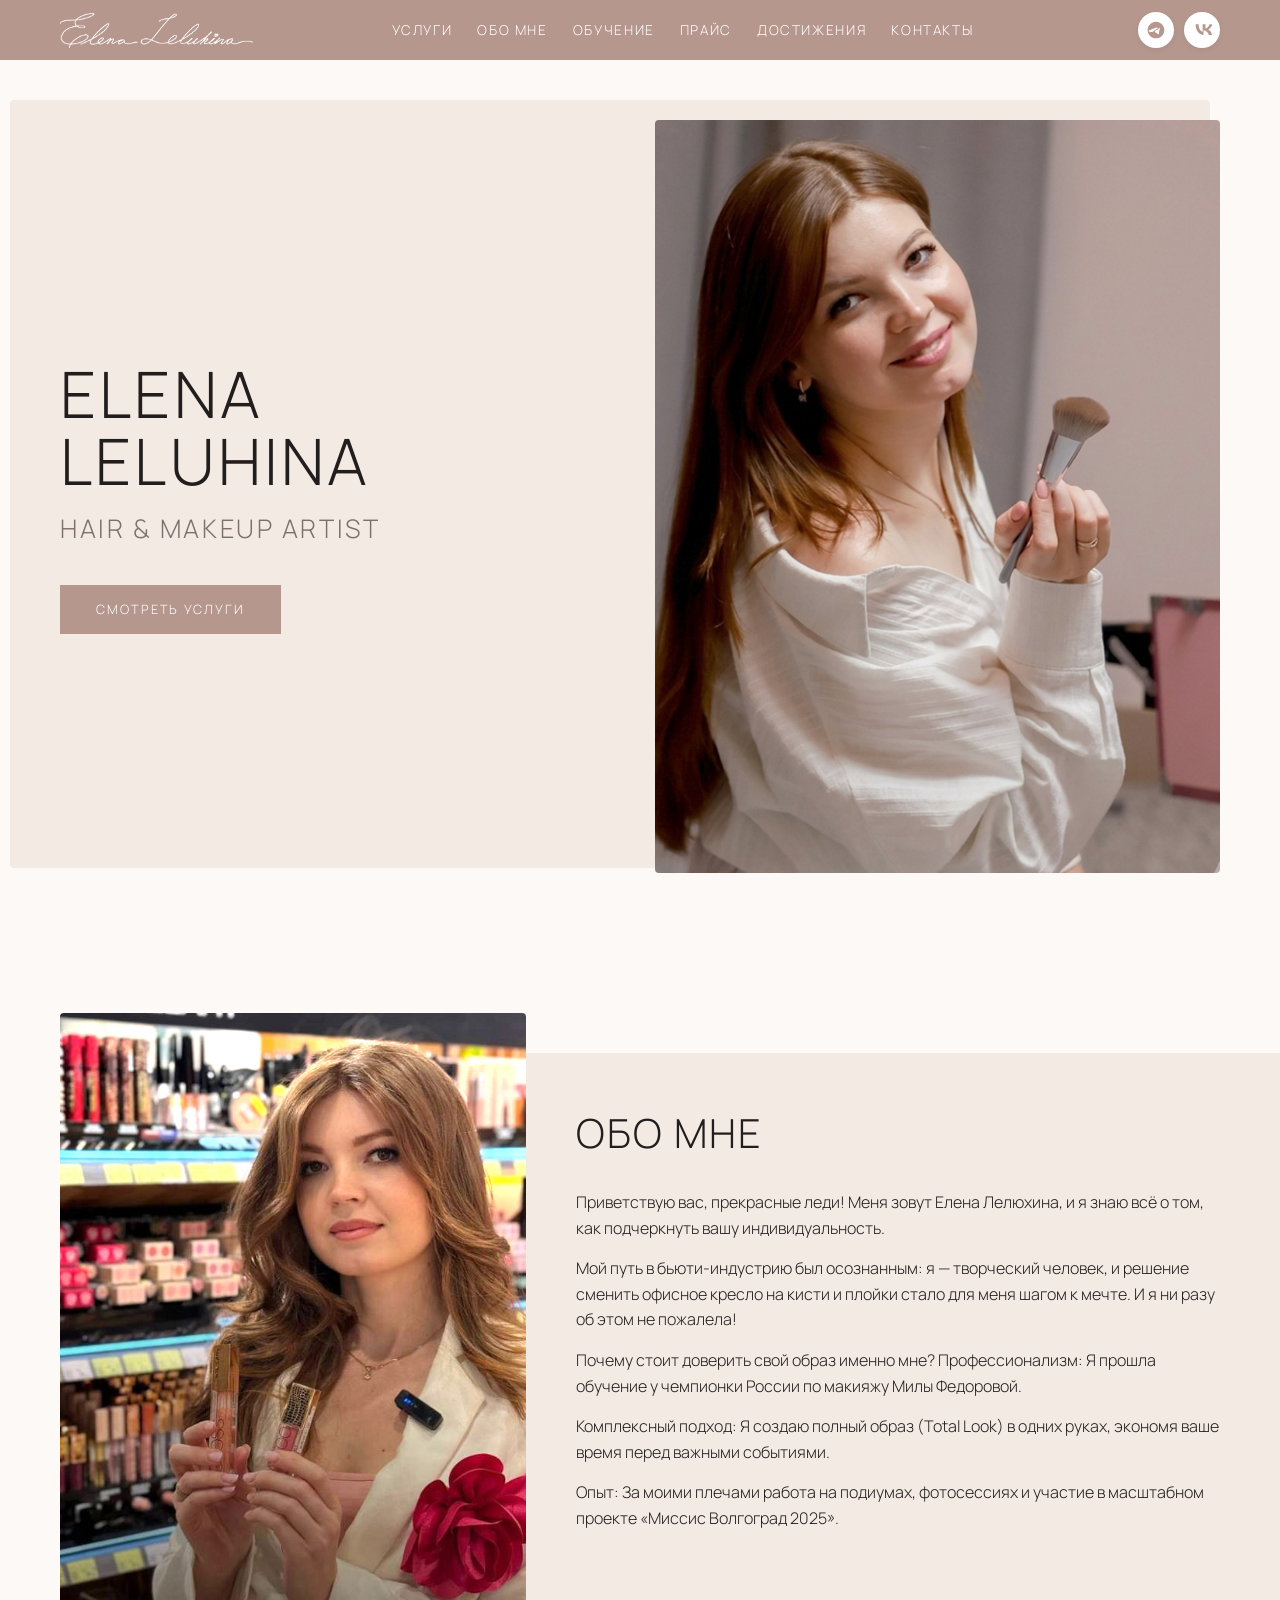
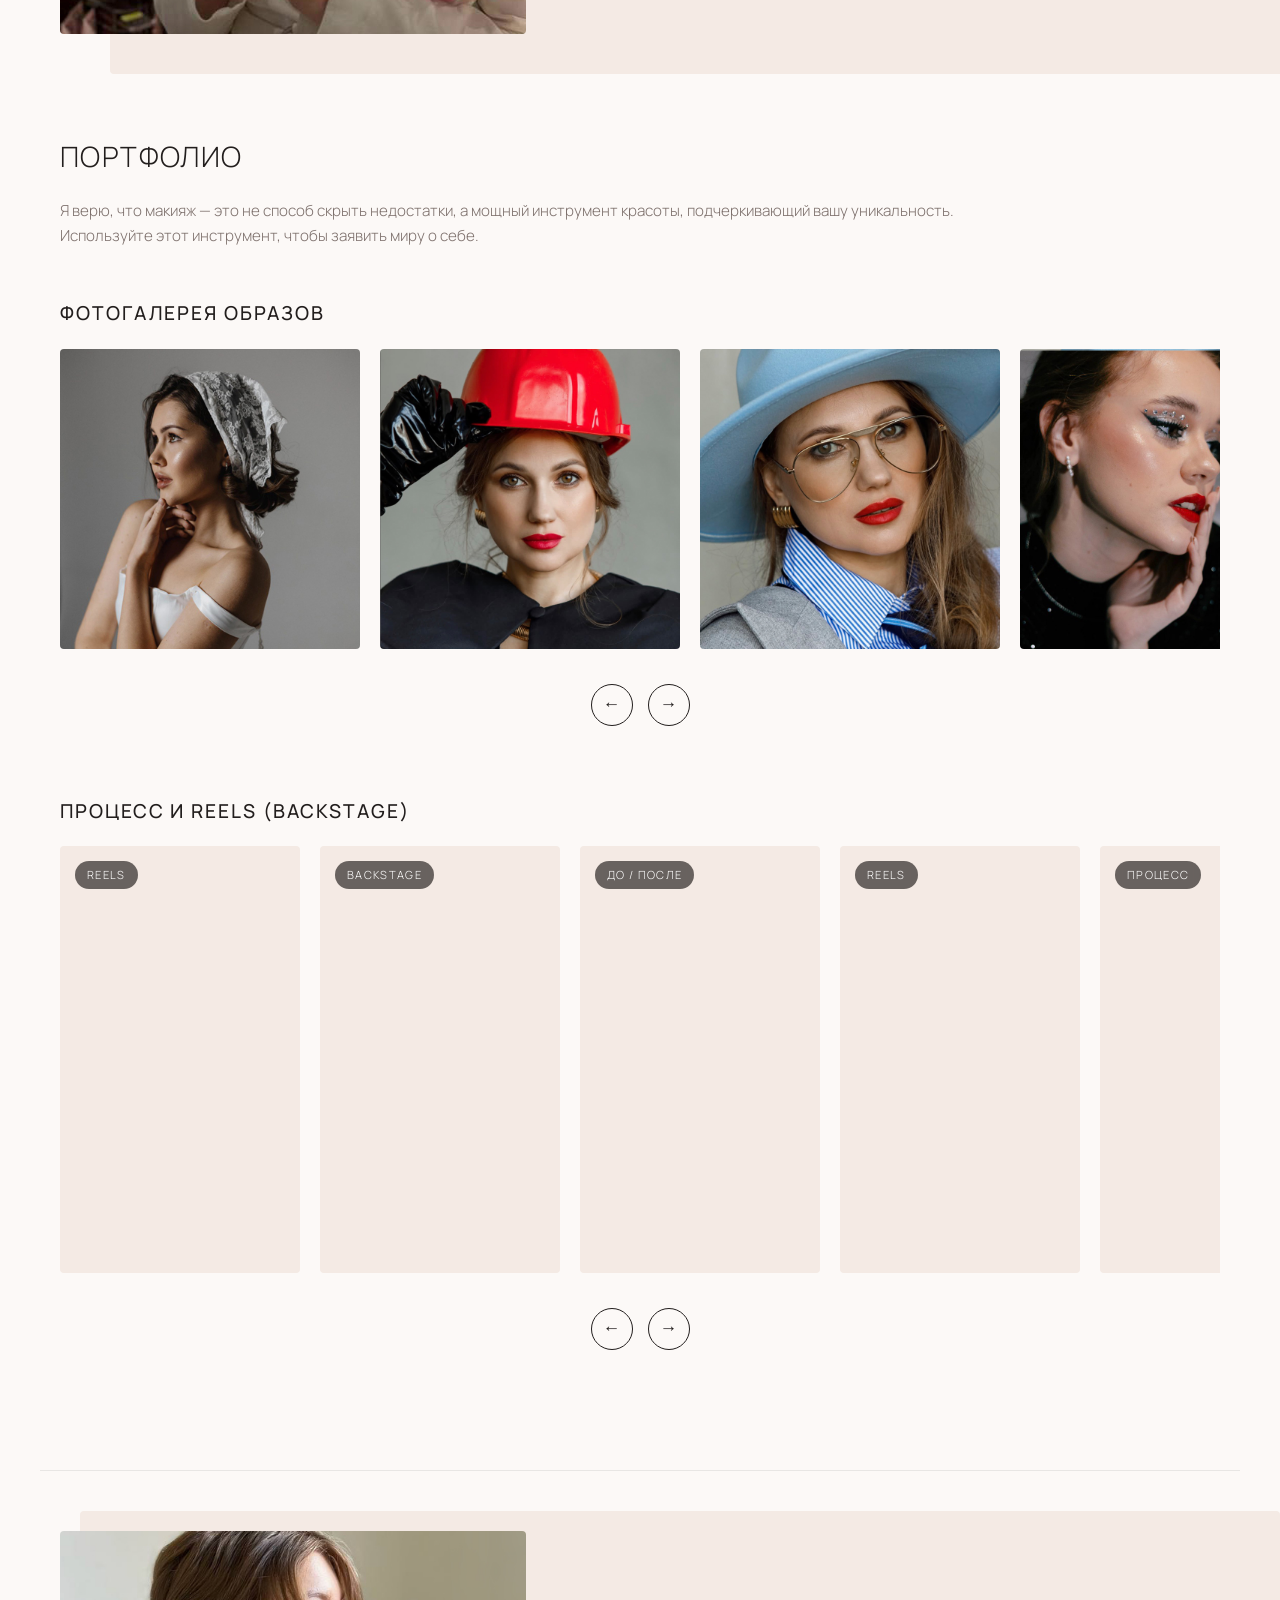
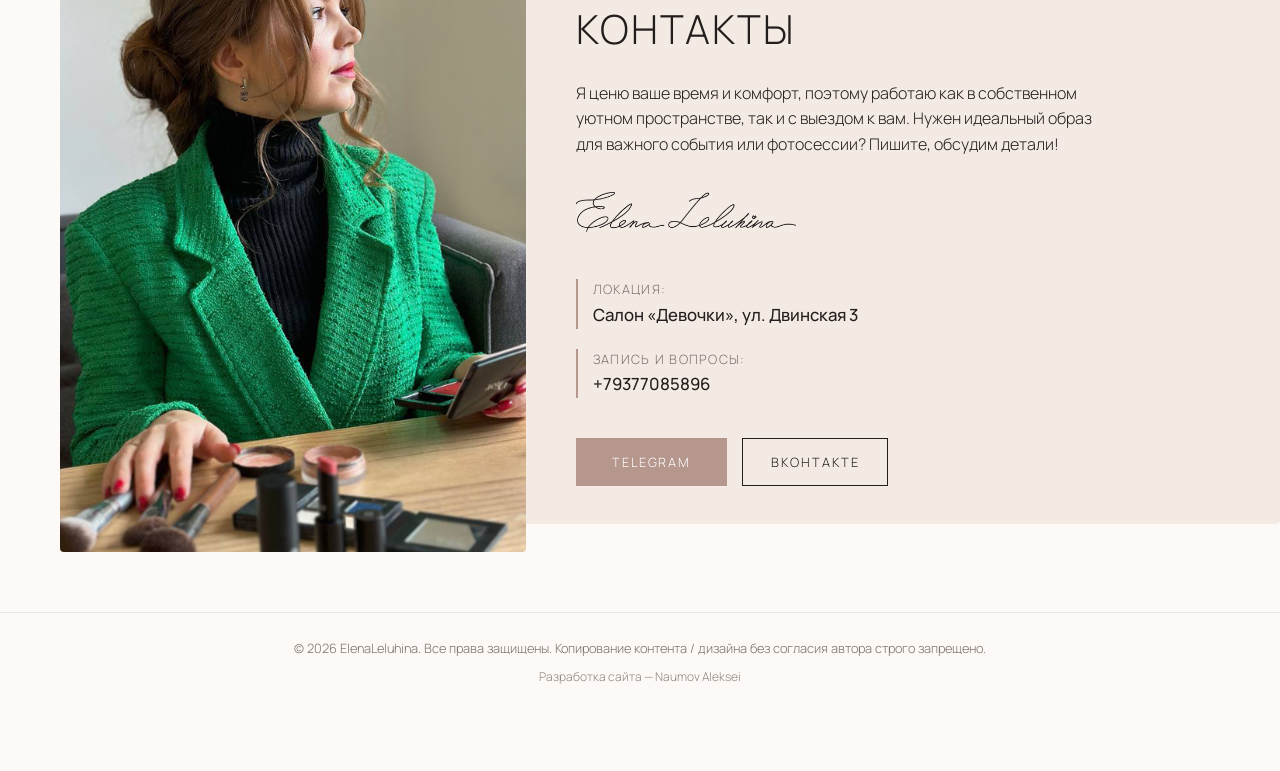
<file: index.html>
<!DOCTYPE html>
<html lang="ru">
<head>
  <meta charset="UTF-8">
  <meta name="viewport" content="width=device-width, initial-scale=1.0">
  <title>Elena Leluhina | Hair & Makeup Artist</title>
  <link rel="stylesheet" href="style.css">
</head>
<body>

 <!-- ГОРИЗОНТАЛЬНАЯ ШАПКА -->
  <header class="header-nav">
    <div class="container header-content">
      <a href="index.html" class="logo-link">
        <img src="assets/logolene1.png" alt="Elena Leluhina Logo" class="site-logo">
      </a>

      <!-- КНОПКА БУРГЕР ДЛЯ МОБИЛЬНЫХ -->
      <button class="burger-btn" id="burgerBtn" aria-label="Открыть меню">
        <span></span>
        <span></span>
        <span></span>
      </button>
      
      <!-- НАВИГАЦИЯ -->
      <nav class="nav-horizontal" id="navMenu">
        <ul>
          <li><a href="services.html">Услуги</a></li>
          <li><a href="#about">Обо мне</a></li>
          <li><a href="education.html">Обучение</a></li>
          <li><a href="price.html">Прайс</a></li>
          <li><a href="achievements.html">Достижения</a></li>
          <li><a href="#contacts">Контакты</a></li>
        </ul>
      </nav>

      <div class="header-socials">
  <!-- Иконка Telegram -->
  <a href="https://t.me/elenaleluh" target="_blank" aria-label="Telegram" class="social-icon-link">
    <svg width="20" height="20" viewBox="0 0 24 24" fill="currentColor">
      <path d="M12 2C6.48 2 2 6.48 2 12s4.48 10 10 10 10-4.48 10-10S17.52 2 12 2zm4.64 6.8c-.15 1.58-.8 5.42-1.13 7.19-.14.75-.42 1-.68 1.03-.58.05-1.02-.38-1.58-.75-.88-.58-1.38-.94-2.23-1.5-.99-.65-.35-1.01.22-1.59.15-.15 2.71-2.48 2.76-2.69.01-.03.01-.14-.07-.2-.08-.06-.19-.04-.27-.02-.12.02-1.96 1.25-5.54 3.69-.52.36-1 .53-1.42.52-.47-.01-1.37-.26-2.03-.48-.82-.27-1.47-.42-1.42-.88.03-.24.37-.49 1.02-.75 3.98-1.73 6.64-2.87 7.97-3.43 3.8-.1.6 4.13.15 4.64.18z"/>
    </svg>
  </a>

  <!-- Иконка ВКонтакте -->
  <a href="https://vk.ru/vizagistelena34vlg" target="_blank" aria-label="ВКонтакте" class="social-icon-link">
    <svg width="20" height="20" viewBox="0 0 24 24" fill="currentColor">
      <path d="M15.684 18c-7.1 0-11.149-4.877-11.312-13h3.568c.112 5.958 2.738 8.481 4.819 9V5h3.362v5.137c2.059-.224 4.225-2.547 4.954-5.137h3.361c-.728 3.238-3.111 5.561-4.83 6.559C21.311 12.449 24 14.479 24 18h-3.702c-.952-2.969-3.317-5.249-6.429-5.561V18h-1.815z"/>
    </svg>
  </a>
</div>

    </div>
  </header>

  <!-- HERO SECTION (БЕЗ ПОДЛОЖКИ) -->
  <section class="hero-section container grid">
    <div class="hero-text">
      <h1>Elena<br>Leluhina</h1>
      <p class="subtitle">hair & makeup artist</p>
      <a href="services.html" class="btn-primary">СМОТРЕТЬ УСЛУГИ</a>
    </div>

    <div class="hero-img-box">
      <img src="assets/header.jpg" alt="Elena Leluhina" class="profile-photo">
    </div>
  </section>

  <!-- БЛОК ОБО МНЕ -->
  <section id="about" class="about-section container grid">
    <div class="about-img-box">
      <img src="assets/about.jpg" alt="Елена за работой" class="profile-photo">
    </div>
    <div class="about-text">
      <h2>ОБО МНЕ</h2>
      <p>Приветствую вас, прекрасные леди! Меня зовут Елена Лелюхина, и я знаю всё о том, как подчеркнуть вашу индивидуальность.</p>
      <p>Мой путь в бьюти-индустрию был осознанным: я — творческий человек, и решение сменить офисное кресло на кисти и плойки стало для меня шагом к мечте. И я ни разу об этом не пожалела!</p>
      <p>Почему стоит доверить свой образ именно мне? Профессионализм: Я прошла обучение у чемпионки России по макияжу Милы Федоровой.</p>
      <p>Комплексный подход: Я создаю полный образ (Total Look) в одних руках, экономя ваше время перед важными событиями.</p>
      <p>Опыт: За моими плечами работа на подиумах, фотосессиях и участие в масштабном проекте «Миссис Волгоград 2025».</p>
    </div>
  </section>

  <!-- БЛОК ПОРТФОЛИО С ДВУМЯ КАРУСЕЛЯМИ -->
  <section id="portfolio" class="portfolio-section container">
    <div class="portfolio-header">
      <h2>ПОРТФОЛИО</h2>
      <p class="portfolio-desc">
        Я верю, что макияж — это не способ скрыть недостатки, а мощный инструмент красоты, подчеркивающий вашу уникальность. Используйте этот инструмент, чтобы заявить миру о себе.
      </p>
    </div>

    <!-- КАРУСЕЛЬ 1: ФОТОГАЛЕРЕЯ (LOOKBOOK) -->
    <div class="carousel-block">
      <h3 class="carousel-title">ФОТОГАЛЕРЕЯ ОБРАЗОВ</h3>
      <div class="carousel-wrapper">
        <div class="carousel-track" id="photoTrack">
          <div class="carousel-item"><img src="assets/3.jpg" alt="Макияж 1"></div>
          <div class="carousel-item"><img src="assets/4.jpg" alt="Макияж 2"></div>
          <div class="carousel-item"><img src="assets/5.jpg" alt="Макияж 3"></div>
          <div class="carousel-item"><img src="assets/6.jpg" alt="Макияж 4"></div>
          <div class="carousel-item"><img src="assets/7.jpg" alt="Макияж 5"></div>
          <div class="carousel-item"><img src="assets/21.jpg" alt="Макияж 6"></div>
          <div class="carousel-item"><img src="assets/9.jpg" alt="Макияж 7"></div>
          <div class="carousel-item"><img src="assets/10.jpg" alt="Макияж 8"></div>
          <div class="carousel-item"><img src="assets/19.jpg" alt="Макияж 9"></div>
          <div class="carousel-item"><img src="assets/12.jpg" alt="Макияж 10"></div>
          <div class="carousel-item"><img src="assets/13.jpg" alt="Макияж 11"></div>
          <div class="carousel-item"><img src="assets/14.jpg" alt="Макияж 12"></div>
          <div class="carousel-item"><img src="assets/20.jpg" alt="Макияж 13"></div>
          <div class="carousel-item"><img src="assets/16.jpg" alt="Макияж 14"></div>
          <div class="carousel-item"><img src="assets/17.jpg" alt="Макияж 15"></div>
          <div class="carousel-item"><img src="assets/18.jpg" alt="Макияж 16"></div>
        </div>
        <div class="carousel-controls">
          <button class="carousel-btn" data-target="photoTrack" data-dir="-1" aria-label="Назад">←</button>
          <button class="carousel-btn" data-target="photoTrack" data-dir="1" aria-label="Вперед">→</button>
        </div>
      </div>
    </div>

    <!-- КАРУСЕЛЬ 2: BACKSTAGE & REELS (ВИДЕО) -->
    <div class="carousel-block" style="margin-top: 70px;">
      <h3 class="carousel-title">ПРОЦЕСС И REELS (BACKSTAGE)</h3>
      <div class="carousel-wrapper">
        <div class="carousel-track" id="videoTrack">
          <div class="carousel-item video-item">
            <video src="assets/video.mp4" autoplay loop muted playsinline></video>
            <span class="video-badge">Reels</span>
          </div>
          <div class="carousel-item video-item">
            <video src="assets/video1.mp4" autoplay loop muted playsinline></video>
            <span class="video-badge">Backstage</span>
          </div>
          <div class="carousel-item video-item">
            <video src="assets/video2.mp4" autoplay loop muted playsinline></video>
            <span class="video-badge">До / После</span>
          </div>
          <div class="carousel-item video-item">
            <video src="assets/video3.mov" autoplay loop muted playsinline></video>
            <span class="video-badge">Reels</span>
          </div>
          <div class="carousel-item video-item">
            <video src="assets/video.mp4" autoplay loop muted playsinline></video>
            <span class="video-badge">Процесс</span>
          </div>
        </div>
        <div class="carousel-controls">
          <button class="carousel-btn" data-target="videoTrack" data-dir="-1" aria-label="Назад">←</button>
          <button class="carousel-btn" data-target="videoTrack" data-dir="1" aria-label="Вперед">→</button>
        </div>
      </div>
    </div>
  </section>

  <!-- РАЗДЕЛ КОНТАКТЫ -->
  <footer id="contacts" class="contacts-section container">
    <div class="grid">
      <div class="contacts-img-box">
        <img src="assets/2.jpg" alt="Елена Лелюхина" class="profile-photo">
      </div>
      <div class="contacts-info">
        <h2>КОНТАКТЫ</h2>
        <p class="contacts-intro">
          Я ценю ваше время и комфорт, поэтому работаю как в собственном уютном пространстве, так и с выездом к вам. Нужен идеальный образ для важного события или фотосессии? Пишите, обсудим детали!
        </p>

        <!-- ЛОГОТИП СПРАВА -->
        <div class="contacts-signature" style="margin-top: 0; margin-bottom: 25px;">
          <img src="assets/logofot.png" alt="Elena Leluhina Logo" class="contacts-logo-img">
        </div>

        <div class="contacts-details">
          <div class="detail-item">
            <span class="detail-label">Локация:</span>
            <p class="detail-value">Салон «Девочки», ул. Двинская 3</p>
          </div>
          <div class="detail-item">
            <span class="detail-label">Запись и Вопросы:</span>
            <p class="detail-value">+79377085896</p>
          </div>
        </div>

        <div class="contacts-socials">
          <a href="https://t.me/elenaleluh" target="_blank" class="btn-primary">TELEGRAM</a>
          <a href="https://vk.ru/vizagistelena34vlg" target="_blank" class="btn-outline">ВКОНТАКТЕ</a>
           </div>
      </div>
    </div>
  </footer>

  <script>
    document.querySelectorAll('.carousel-btn').forEach(button => {
      button.addEventListener('click', () => {
        const targetId = button.getAttribute('data-target');
        const direction = parseInt(button.getAttribute('data-dir'));
        const track = document.getElementById(targetId);
        const scrollStep = 300; 
        track.scrollBy({
          left: scrollStep * direction,
          behavior: 'smooth'
        });
      });
    });
  </script>

  <script>
    const burgerBtn = document.getElementById('burgerBtn');
    const navMenu = document.getElementById('navMenu');

    burgerBtn.addEventListener('click', () => {
      burgerBtn.classList.toggle('active');
      navMenu.classList.toggle('active');
    });

    // Закрываем меню при клике на любую ссылку
    document.querySelectorAll('.nav-horizontal a').forEach(link => {
      link.addEventListener('click', () => {
        burgerBtn.classList.remove('active');
        navMenu.classList.remove('active');
      });
    });
  </script>

  <!-- НИЖНЯЯ ПАНЕЛЬ С АВТОРСКИМИ ПРАВАМИ -->
  <div class="footer-bottom">
    <div class="container footer-bottom-content">
      <p>© 2026 ElenaLeluhina. Все права защищены. Копирование контента / дизайна без согласия автора строго запрещено.</p>
      <p class="developer-credit">Разработка сайта — Naumov Aleksei</p>
    </div>
  </div>

</body>
</html>
</file>
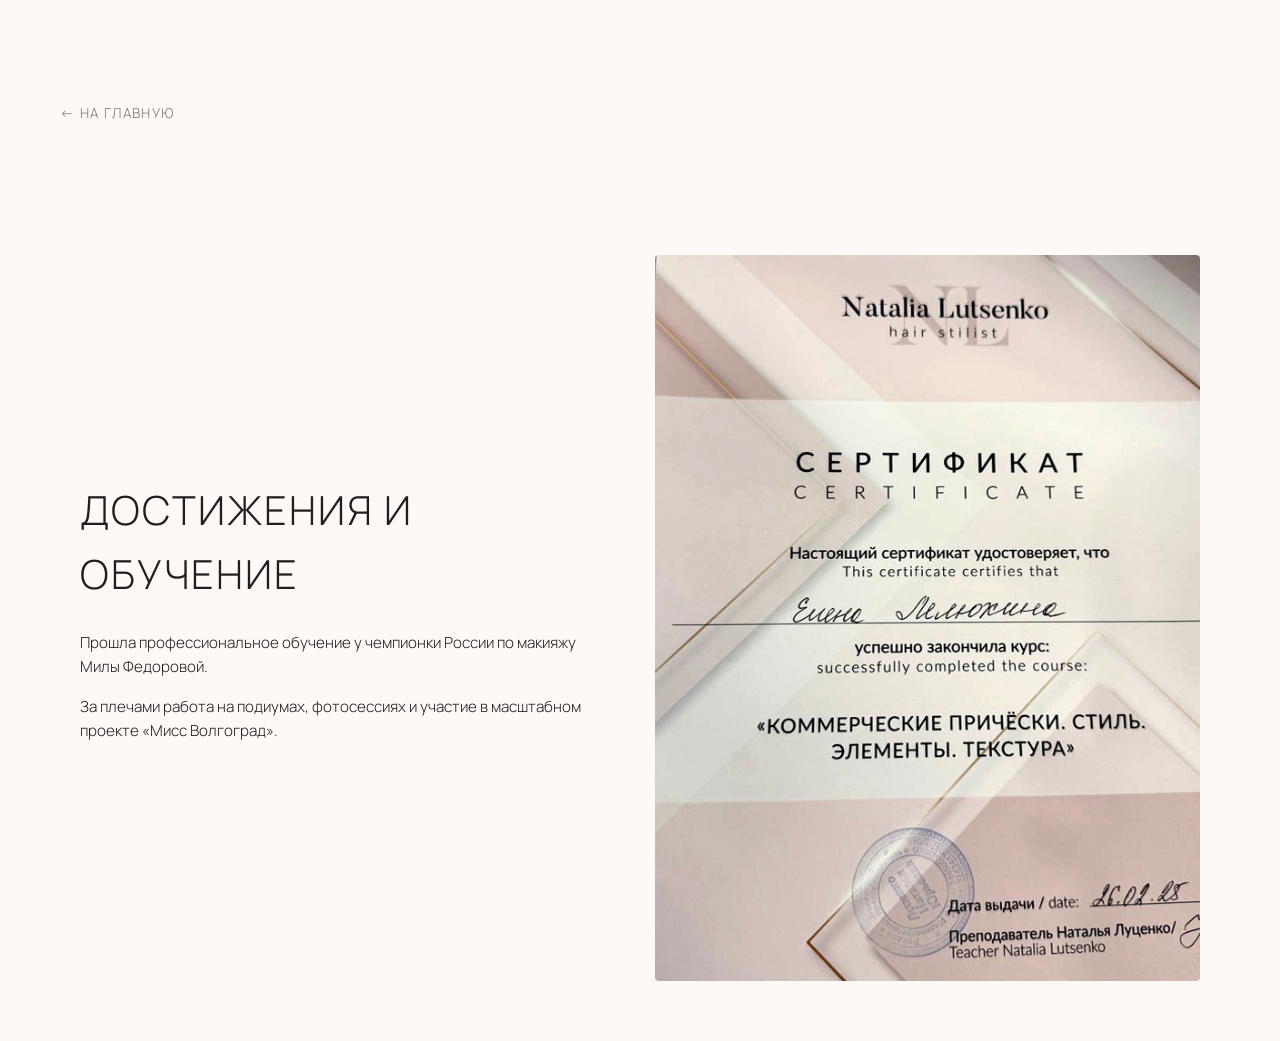
<file: achievements.html>
<!DOCTYPE html>
<html lang="ru">
<head>
  <meta charset="UTF-8">
  <meta name="viewport" content="width=device-width, initial-scale=1.0">
  <title>Достижения | Elena Leluhina</title>
  <!-- ВАЖНО: Подключение файла со стилями -->
  <link rel="stylesheet" href="style.css">
</head>
<body>


  <main class="achievements-section container">
    <!-- Ссылка "На главную" -->
    <a href="index.html" class="back-link">← НА ГЛАВНУЮ</a>

  <!-- ОСНОВНОЙ КОНТЕНТ СТРАНИЦЫ ДОСТИЖЕНИЙ -->
  <main>
    <section class="achievements-section container">
      <div class="grid">
        
        <!-- Текст слева -->
        <div class="achievements-content">
          <h2>ДОСТИЖЕНИЯ И ОБУЧЕНИЕ</h2>
          <p class="achievement-lead">
            Прошла профессиональное обучение у чемпионки России по макияжу Милы Федоровой.
          </p>
          <p class="muted-text">
            За плечами работа на подиумах, фотосессиях и участие в масштабном проекте «Мисс Волгоград».
          </p>
        </div>

        <!-- Фото справа -->
        <div class="achievements-img-box">
          <img src="assets/cert.jpg" alt="Сертификат" class="profile-photo">
        </div>

      </div>
    </section>
  </main>

</body>
</html>
</file>
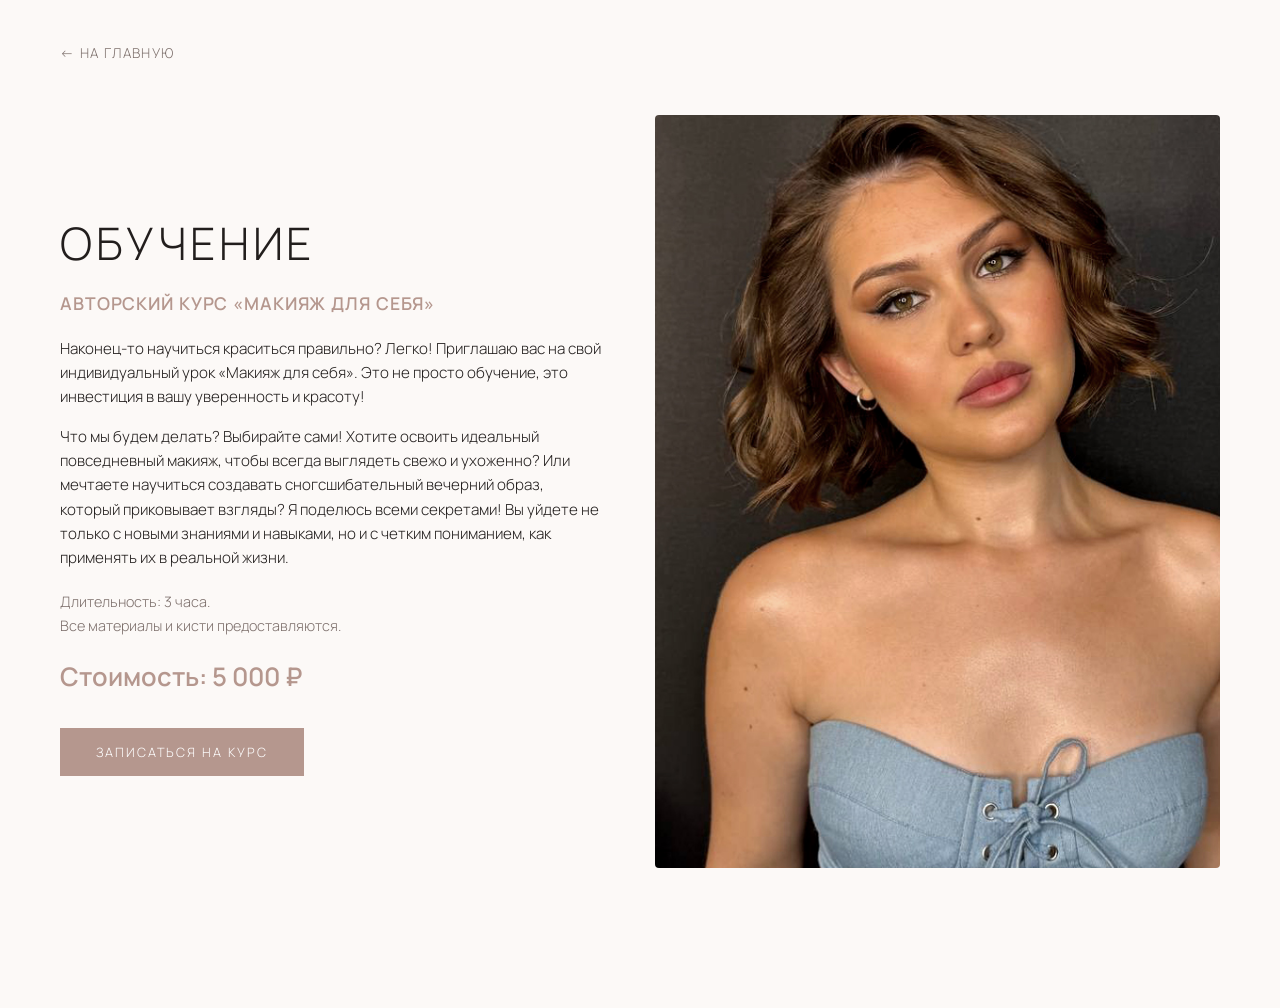
<file: education.html>
<!DOCTYPE html>
<html lang="ru">
<head>
  <meta charset="UTF-8">
  <meta name="viewport" content="width=device-width, initial-scale=1.0">
  <title>Обучение | Elena Leluhina</title>
  <link rel="stylesheet" href="style.css">
</head>
<body>

  <main class="container page-education-container">
    <!-- Кнопка На главную -->
    <a href="index.html" class="back-link">← НА ГЛАВНУЮ</a>

    <!-- ДВУХКОЛОНОЧНЫЙ БЛОК ОБУЧЕНИЯ -->
    <section class="education-section grid">
      
      <!-- ТЕКСТ И КНОПКА СЛЕВА -->
      <div class="education-text">
        <h1 class="page-title">ОБУЧЕНИЕ</h1>
        <h3 class="course-subtitle">АВТОРСКИЙ КУРС «МАКИЯЖ ДЛЯ СЕБЯ»</h3>
        
        <p class="course-desc">
          Наконец-то научиться краситься правильно? Легко! Приглашаю вас на свой индивидуальный урок «Макияж для себя». 
          Это не просто обучение, это инвестиция в вашу уверенность и красоту! 
        </p>
        <p class="course-desc">
          Что мы будем делать? Выбирайте сами! Хотите освоить идеальный повседневный макияж, чтобы всегда выглядеть свежо и ухоженно? Или мечтаете научиться создавать сногсшибательный вечерний образ, который приковывает взгляды? Я поделюсь всеми секретами! Вы уйдете не только с новыми знаниями и навыками, но и с четким пониманием, как применять их в реальной жизни.
        </p>
        
        <p class="course-meta">
          Длительность: 3 часа.<br>
          Все материалы и кисти предоставляются.
        </p>
        
        <p class="course-price">Стоимость: 5 000 ₽</p>
        
        <a href="https://t.me/elenaleluh" target="_blank" class="btn-primary">ЗАПИСАТЬСЯ НА КУРС</a>
      </div>

      <!-- ФОТО СПРАВА -->
      <div class="education-img-box">
        <img src="assets/18.jpg" alt="Обучение макияжу для себя" class="profile-photo">
      </div>

    </section>
  </main>

</body>
</html>
</file>
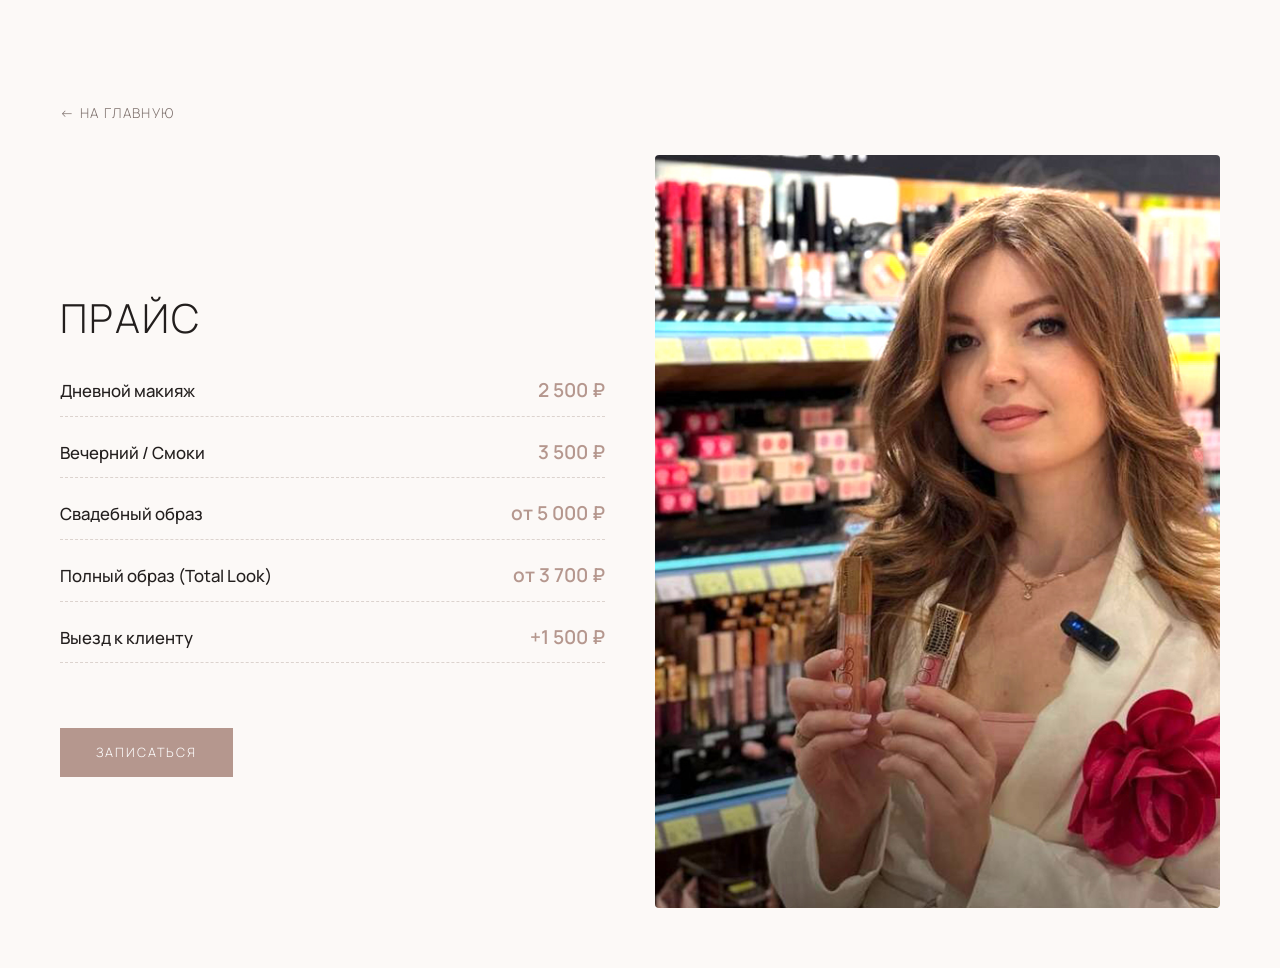
<file: price.html>
<!DOCTYPE html>
<html lang="ru">
<head>
  <meta charset="UTF-8">
  <meta name="viewport" content="width=device-width, initial-scale=1.0">
  <title>Прайс | Elena Leluhina</title>
  <link rel="stylesheet" href="style.css">
</head>
<body>
  
  <main class="price-section container">
    <!-- Ссылка "На главную" -->
    <a href="index.html" class="back-link">← НА ГЛАВНУЮ</a>

    <div class="grid">
      
      <!-- ТЕКСТ СЛЕВА (колонки 1–7) -->
      <div class="price-content">
        <h2>ПРАЙС</h2>
        
        <div class="price-list">
          <div class="price-item">
            <span class="price-name">Дневной макияж</span>
            <span class="price-val">2 500 ₽</span>
          </div>

          <div class="price-item">
            <span class="price-name">Вечерний / Смоки</span>
            <span class="price-val">3 500 ₽</span>
          </div>

          <div class="price-item">
            <span class="price-name">Свадебный образ</span>
            <span class="price-val">от 5 000 ₽</span>
          </div>

          <div class="price-item">
            <span class="price-name">Полный образ (Total Look)</span>
            <span class="price-val">от 3 700 ₽</span>
          </div>

          <div class="price-item">
            <span class="price-name">Выезд к клиенту</span>
            <span class="price-val">+1 500 ₽</span>
          </div>
        </div>

        <a href="https://t.me/elenaleluh" class="btn-primary price-btn">ЗАПИСАТЬСЯ</a>
      </div>

      <!-- ФОТО СПРАВА (колонки 7–12) -->
      <div class="price-img-box">
        <img src="assets/about.jpg" alt="Елена Лелюхина" class="profile-photo">
      </div>

    </div>
  </main>

</body>
</html>
</file>
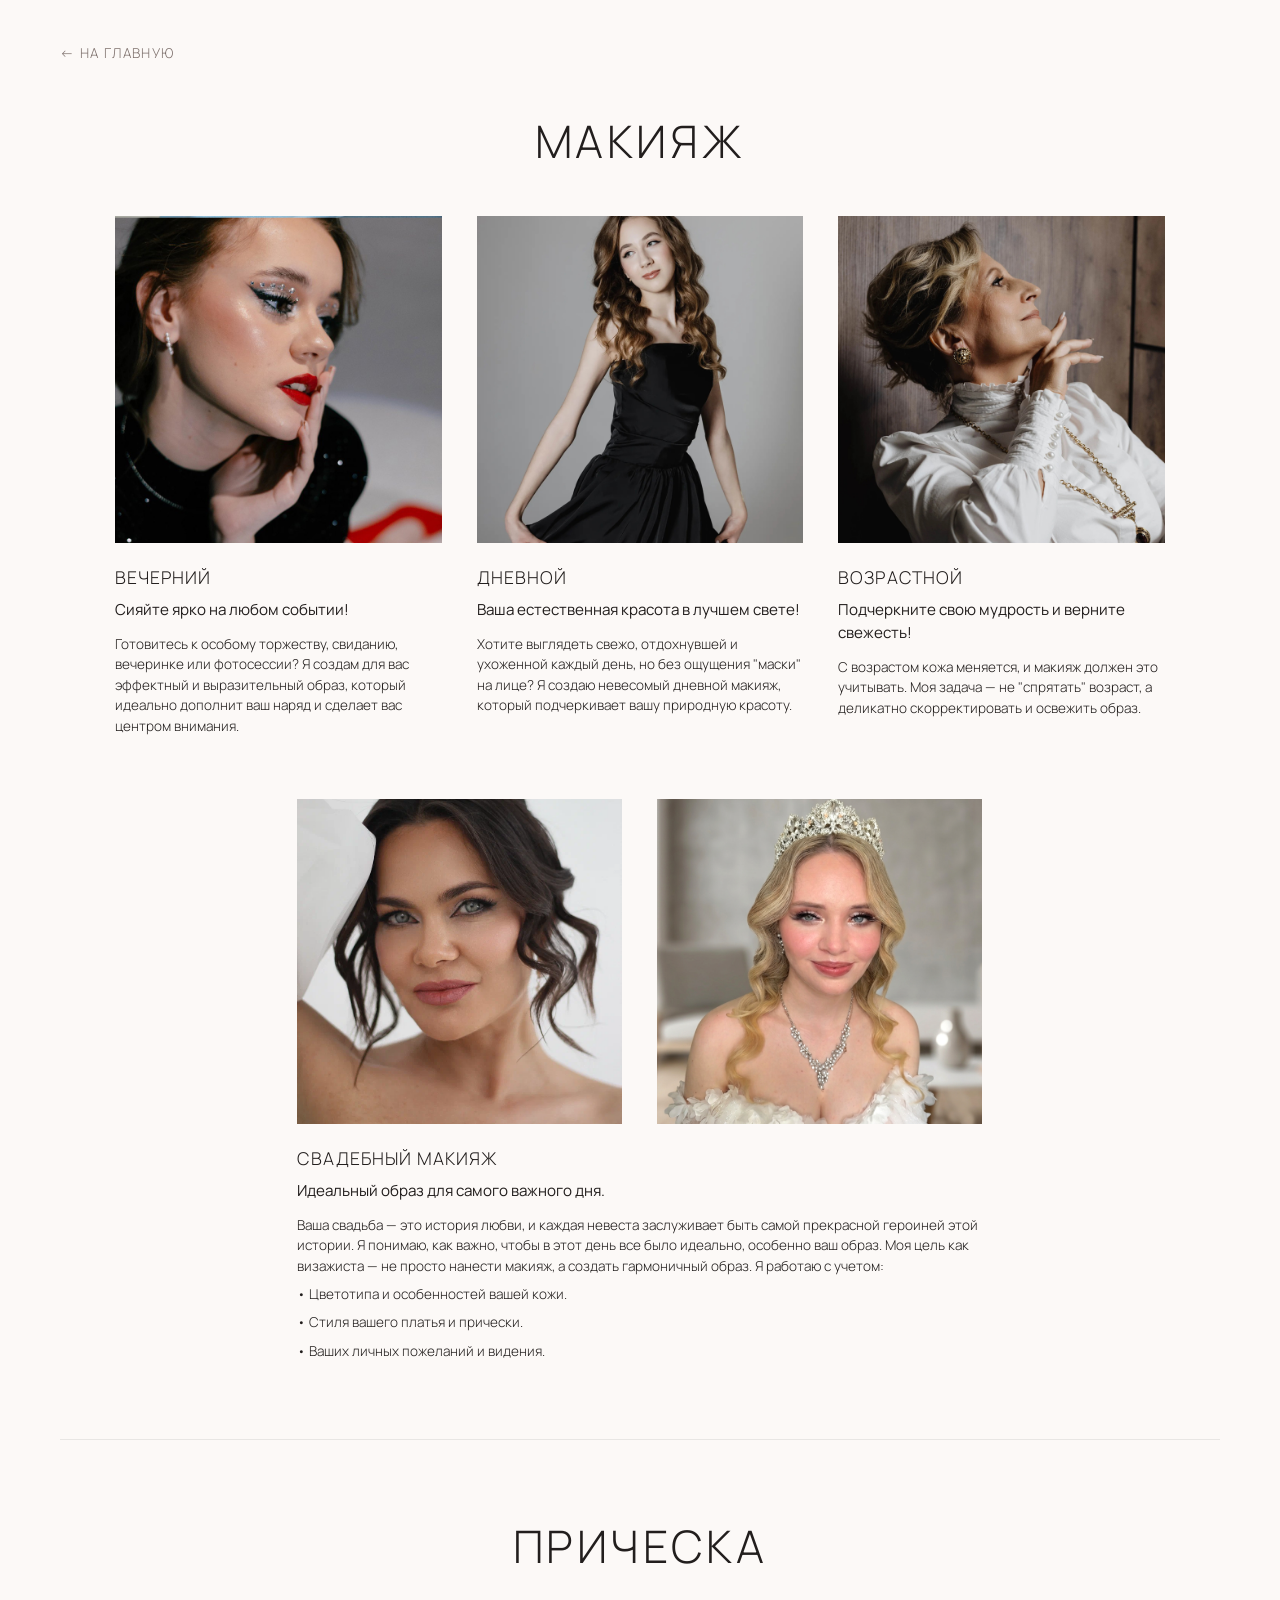
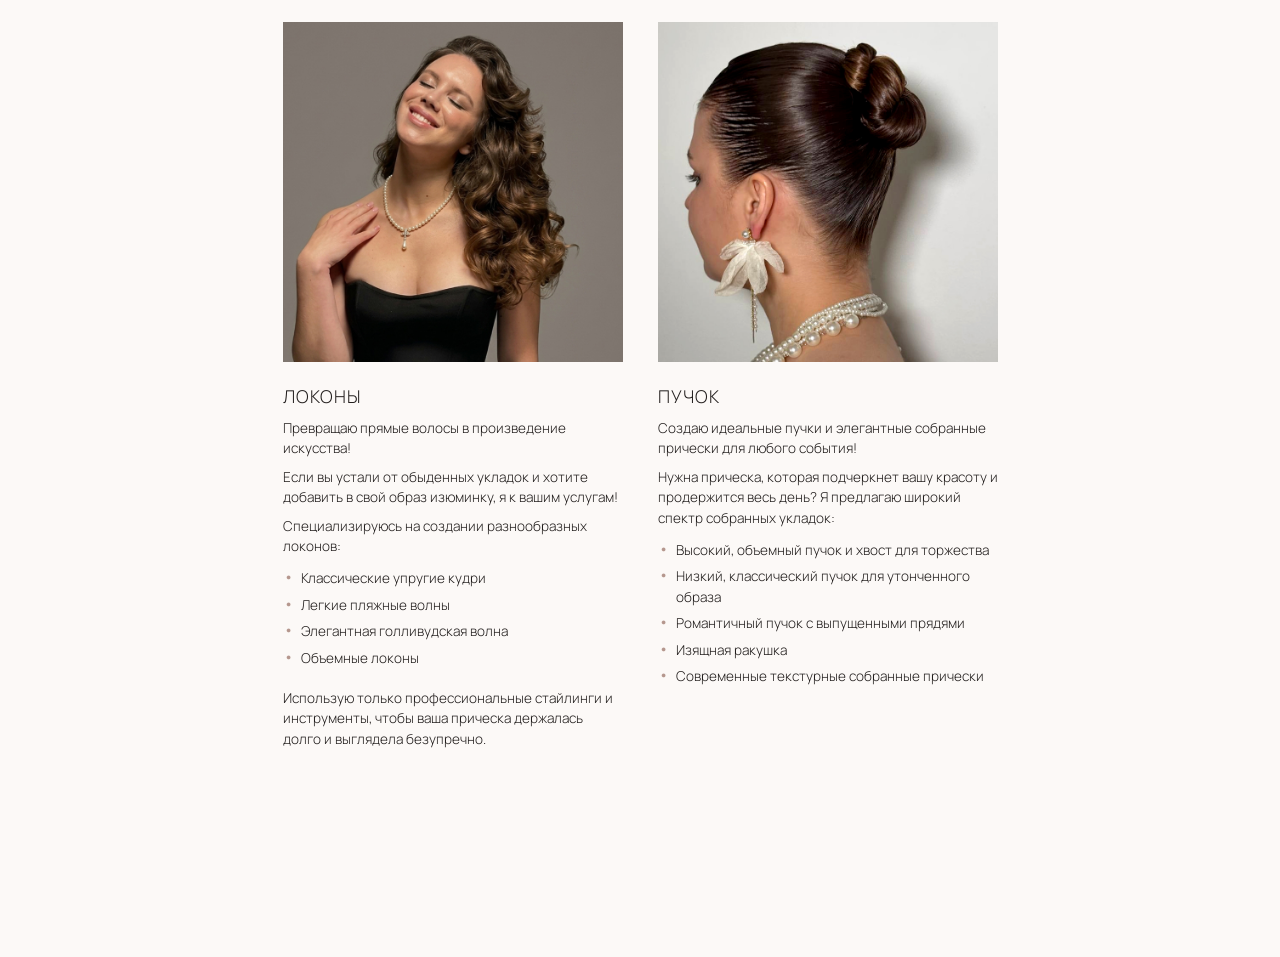
<file: services.html>
<!DOCTYPE html>
<html lang="ru">
<head>
  <meta charset="UTF-8">
  <meta name="viewport" content="width=device-width, initial-scale=1.0">
  <title>Услуги | Elena Leluhina</title>
  <link rel="stylesheet" href="style.css">
</head>
<body>

  <main class="container page-service-container">
    <!-- Кнопка На главную -->
    <a href="index.html" class="back-link">← НА ГЛАВНУЮ</a>

   <!-- СЕКЦИЯ 1: МАКИЯЖ -->
    <section class="service-section">
      <h1 class="service-page-title">МАКИЯЖ</h1>

      <div class="service-grid cols-3">
        <!-- Карточка 1 -->
        <div class="service-card">
          <div class="service-card-img-box">
            <img src="assets/6.jpg" alt="Вечерний">
          </div>
          <div class="service-card-content">
            <h3>Вечерний</h3>
            <h4 class="service-card-subtitle">Сияйте ярко на любом событии!</h4>
            <p class="service-card-desc">Готовитесь к особому торжеству, свиданию, вечеринке или фотосессии? Я создам для вас эффектный и выразительный образ, который идеально дополнит ваш наряд и сделает вас центром внимания.</p>
          </div>
        </div>

        <!-- Карточка 2 -->
        <div class="service-card">
          <div class="service-card-img-box">
            <img src="assets/8.jpg" alt="Дневной">
          </div>
          <div class="service-card-content">
            <h3>Дневной</h3>
            <h4 class="service-card-subtitle">Ваша естественная красота в лучшем свете!</h4>
            <p class="service-card-desc">Хотите выглядеть свежо, отдохнувшей и ухоженной каждый день, но без ощущения "маски" на лице? Я создаю невесомый дневной макияж, который подчеркивает вашу природную красоту.</p>
          </div>
        </div>

        <!-- Карточка 3 -->
        <div class="service-card">
          <div class="service-card-img-box">
            <img src="assets/7.jpg" alt="Возрастной">
          </div>
          <div class="service-card-content">
            <h3>Возрастной</h3>
            <h4 class="service-card-subtitle">Подчеркните свою мудрость и верните свежесть!</h4>
            <p class="service-card-desc">С возрастом кожа меняется, и макияж должен это учитывать. Моя задача — не "спрятать" возраст, а деликатно скорректировать и освежить образ.</p>
          </div>
        </div>

        <!-- СВАДЕБНЫЙ МАКИЯЖ (Теперь ВНУТРИ service-grid) -->
        <div class="service-card full-width-card">
          <div class="service-card-double-img">
            <img src="assets/wedding.webp" alt="Свадебный макияж 1">
            <img src="assets/wedding1.png" alt="Свадебный макияж 2">
          </div>
          <div class="service-card-content">
            <h3>СВАДЕБНЫЙ МАКИЯЖ</h3>
            <h4 class="service-card-subtitle">Идеальный образ для самого важного дня.</h4>
            <p class="service-card-desc">
              Ваша свадьба — это история любви, и каждая невеста заслуживает быть самой прекрасной героиней этой истории. Я понимаю, как важно, чтобы в этот день все было идеально, особенно ваш образ. Моя цель как визажиста — не просто нанести макияж, а создать гармоничный образ. Я работаю с учетом:
            </p>
            <p class="service-card-desc">• Цветотипа и особенностей вашей кожи.</p>
            <p class="service-card-desc">• Стиля вашего платья и прически.</p>
            <p class="service-card-desc">• Ваших личных пожеланий и видения.</p>
          </div>
        </div>

      </div> <!-- Конец service-grid cols-3 -->
    </section>

    <!-- РАЗДЕЛИТЕЛЬНАЯ ЛИНИЯ -->
    <hr class="service-divider">

    <!-- СЕКЦИЯ 2: ПРИЧЕСКА (Сетка из 2 карточек) -->
<section class="service-section">
  <h2 class="service-page-title">ПРИЧЕСКА</h2>

  <div class="service-grid cols-2">
    <!-- КАРТОЧКА 1: ЛОКОНЫ -->
    <div class="service-card">
      <div class="service-card-img-box">
        <img src="assets/lokon.jpg" alt="Локоны">
      </div>
      <div class="service-card-content">
        <h3>ЛОКОНЫ</h3>
        <p class="service-card-desc">
          Превращаю прямые волосы в произведение искусства!
        </p>
        <p class="service-card-desc">
          Если вы устали от обыденных укладок и хотите добавить в свой образ изюминку, я к вашим услугам!
        </p>
        <p class="service-card-desc">
          Специализируюсь на создании разнообразных локонов:
        </p>
        
        <ul class="service-list">
          <li>Классические упругие кудри</li>
          <li>Легкие пляжные волны</li>
          <li>Элегантная голливудская волна</li>
          <li>Объемные локоны</li>
        </ul>

        <p class="service-card-desc">
          Использую только профессиональные стайлинги и инструменты, чтобы ваша прическа держалась долго и выглядела безупречно.
        </p>
      </div>
    </div>

    <!-- КАРТОЧКА 2: ПУЧОК -->
    <div class="service-card">
      <div class="service-card-img-box">
        <img src="assets/push.jpg" alt="Пучок">
      </div>
      
      <div class="service-card-content">
        <h3>ПУЧОК</h3>
        <p class="service-card-desc">
          Создаю идеальные пучки и элегантные собранные прически для любого события!
        </p>
        <p class="service-card-desc">
          Нужна прическа, которая подчеркнет вашу красоту и продержится весь день? Я предлагаю широкий спектр собранных укладок:
        </p>
        
        <ul class="service-list">
          <li>Высокий, объемный пучок и хвост для торжества</li>
          <li>Низкий, классический пучок для утонченного образа</li>
          <li>Романтичный пучок с выпущенными прядями</li>
          <li>Изящная ракушка</li>
          <li>Современные текстурные собранные прически</li>
        </ul>
      </div>
    </div>
  </div>
</section>

  </main>

</body>
</html>
</file>
<file: style.css>
/* ==========================================
   1. ИМПОРТ ШРИФТОВ И ПЕРЕМЕННЫЕ
   ========================================== */
@import url('https://fonts.googleapis.com/css2?family=Manrope:wght@300;400;500;600;700&family=Caveat:wght@500&display=swap');

:root {
  /* Цветовая палитра */
  --bg-main: #fcf9f7;
  --bg-card: #f4eae4;
  --bg-dark: #b5978e;          /* Новый светлый цвет для шапки */
  --text-dark: #221e1d;
  --text-light: #ffffff;
  --text-muted: #7d706c;
  --accent-burgundy: #b5978e;  /* Новый светлый цвет кнопок как на скриншоте */
  
  /* Типографика */
  --font-heading: 'Manrope', Arial, sans-serif;
  --font-body: 'Manrope', Arial, sans-serif;
  --font-script: 'Caveat', cursive;
}

/* ==========================================
   2. СБРОС И БАЗОВЫЕ СТИЛИ
   ========================================== */
* {
  box-sizing: border-box;
  margin: 0;
  padding: 0;
}

html {
  scroll-behavior: smooth;
}

body {
  background-color: var(--bg-main);
  color: var(--text-dark);
  font-family: var(--font-body);
  font-weight: 300;
  line-height: 1.6;
  padding-bottom: 60px;
}

.container {
  max-width: 1200px;
  margin: 0 auto;
  padding: 0 20px;
}

.grid {
  display: grid;
  grid-template-columns: repeat(12, 1fr);
  gap: 30px;
  align-items: center;
}

.profile-photo {
  width: 100%;
  aspect-ratio: 3 / 4;
  object-fit: cover;
  border-radius: 4px;
  display: block;
}

.section-block {
  margin-top: 100px;
}

/* ==========================================
   БАЗОВЫЕ СТИЛИ ЗАГОЛОВКОВ (ТОНКИЙ ШРИФТ)
   ========================================== */
h1, h2, h3 {
  font-family: var(--font-heading);
  text-transform: uppercase;
  font-weight: 300;           /* Было 500 -> стало 300 (Тонкий) */
  letter-spacing: 0.06em;     /* Небольшая разрядка подчеркивает тонкий шрифт */
}

/* 1. Главный заголовок в Hero-секции */
.hero-text h1 {
  font-size: 2.4rem;
  line-height: 1.15;
  color: var(--text-dark);
  font-weight: 300;           /* Было 600 -> стало 300 */
}

.hero-text .subtitle {
  font-family: var(--font-body);
  font-size: 1.1rem;
  letter-spacing: 0.1em;
  text-transform: uppercase;
  color: var(--text-muted);
  margin: 12px 0 25px;
  font-weight: 300;           /* Добавлено для тонкого начертания */
}

/* 2. Заголовки основных секций на главной (Обо мне, Прайс, Контакты) */
.about-text h2,
.price-content h2,
.achievements-content h2,
.contacts-info h2,
.portfolio-header h2 {
  font-size: 1.75rem;
  font-weight: 300;           /* Было 600 -> стало 300 */
  margin-bottom: 20px;
}

/* 3. Заголовки отдельных страниц (Услуги, Обучение) */
.service-page-title,
.page-title {
  font-size: 1.9rem;
  font-weight: 300;           /* Было 600 -> стало 300 */
  letter-spacing: 0.06em;
  margin-bottom: 30px;
}

/* 4. Заголовки карточек и подсекций */
.carousel-title,
.course-subtitle {
  font-size: 1.05rem;
  font-weight: 400;           /* Было 600 -> стало 400 (аккуратный средний шрифт для мелких заголовков) */
  letter-spacing: 0.06em;
}

/* ==========================================
   3. ШАПКА (СЕРАЯ ПОЛОСА) И HERO (БЕЗ ПОДЛОЖКИ)
   ========================================== */

/* Узкая серая шапка */
.header-nav {
  padding: 12px 0;
  position: sticky;    /* Залипание элемента при скролле */
  top: 0;              /* Фиксация у самого верха экрана */
  z-index: 1000;       /* Поверх всех остальных элементов */
  background-color: #b5978e;
}

/* Контейнер шапки: гибкое выравнивание */
.header-container,
.header-content {
  display: flex;
  align-items: center;
  justify-content: space-between;
  width: 100%;
}

/* Логотип */
.site-logo, .logo {
  max-height: 35px;
  width: auto;
  filter: brightness(0) invert(1);
  display: block;
  margin-right: auto; /* Отодвигает абсолютно всё меню и иконки вправо */
}

/* Навигационное меню для ПК */
.nav-horizontal {
  margin-right: 25px; /* Отодвигает меню от иконок соцсетей */
}

.nav-horizontal ul {
  list-style: none;
  display: flex;
  gap: 25px; /* Фиксированный отступ между пунктами меню */
  align-items: center;
  margin: 0;
  padding: 0;
}

.nav-horizontal a {
  color: var(--text-light, #ffffff);
  text-decoration: none;
  font-size: 0.85rem;
  letter-spacing: 0.12em;
  text-transform: uppercase;
  transition: color 0.3s ease;
  white-space: nowrap; /* Запрещает разрыв слов в пунктах меню */
}

.nav-horizontal a:hover,
.nav-horizontal a.active {
  color: #e2b1a8;
}

/* Блок иконок соцсетей */
.header-socials {
  display: flex;
  align-items: center;
  gap: 10px;
  flex-shrink: 0; /* Не дает иконкам сжиматься */
}

/* Белая круглая подложка для иконок */
.social-icon-link {
  display: inline-flex;
  align-items: center;
  justify-content: center;
  width: 36px;
  height: 36px;
  background-color: #ffffff;
  border-radius: 50%;
  color: var(--accent-burgundy, #a37267);
  box-shadow: 0 2px 6px rgba(0, 0, 0, 0.06);
  transition: transform 0.2s ease, box-shadow 0.2s ease, opacity 0.2s ease;
}

.social-icon-link:hover {
  transform: translateY(-2px);
  box-shadow: 0 4px 10px rgba(0, 0, 0, 0.12);
  opacity: 0.95;
}

/* ==========================================
   АДАПТИВ ДЛЯ МОБИЛЬНЫХ УСТРОЙСТВ
   ========================================== */

@media (max-width: 768px) {
  .header-container,
  .header-content {
    gap: 15px; /* Безопасный зазор между логотипом, иконками и бургером */
  }

  .site-logo, .logo {
    max-height: 28px;   /* Чуть уменьшаем логотип на смартфонах */
    margin-right: auto; /* Жестко прижимает логотип влево */
  }

  .header-socials {
    margin-left: 0;
  }

  .social-icon-link {
    width: 30px;        /* Компактный размер иконок на мобильном */
    height: 30px;
  }

  .nav-horizontal {
    background-color: #b5978e;
  }
}

/* Hero Section */
.hero-section {
  padding-top: 60px;
  padding-bottom: 40px;
  background-color: transparent;
}

.hero-text {
  grid-column: 1 / 7;
}

.hero-text h1 {
  font-size: 4rem;
  line-height: 1.05;
  color: var(--text-dark);
  font-weight: 300;
}

.hero-text .subtitle {
  font-family: var(--font-heading);
  font-size: 1.6rem;
  color: var(--text-muted);
  margin: 15px 0 35px;
}

.hero-img-box {
  grid-column: 7 / 13;
}

/* ==========================================
   4. БЛОК ОБО МНЕ
   ========================================== */
.about-section {
  margin-top: 100px;
}

.about-img-box {
  grid-column: 1 / 6;
}

.about-text {
  grid-column: 6 / 13;
  padding-left: 20px;
}

.about-text h2 {
  font-size: 2.5rem;
  margin-bottom: 25px;
}

.about-text p {
  margin-bottom: 15px;
  font-size: 1rem;
}

.about-text .muted-text {
  color: var(--text-muted);
  font-size: 0.95rem;
}

/* ==========================================
   5. ТИПОГРАФИКА И КНОПКИ
   ========================================== */
h1, h2, h3 {
  font-family: var(--font-heading);
  text-transform: uppercase;
  font-weight: 600;
  letter-spacing: 0.05em;
}

.btn-primary {
  display: inline-block;
  padding: 14px 36px;
  background-color: var(--accent-burgundy);
  color: #ffffff;
  text-decoration: none;
  font-size: 0.8rem;
  letter-spacing: 0.15em;
  text-transform: uppercase;
  border: none;
  cursor: pointer;
  transition: opacity 0.3s ease, transform 0.2s ease;
}

.btn-primary:hover {
  opacity: 0.9;
  transform: translateY(-1px);
}

/* ==========================================
   6. ПОРТФОЛИО С КАРУСЕЛЯМИ
   ========================================== */
.portfolio-section {
  margin-top: 100px;
}

.portfolio-desc {
  max-width: 900px; /* Увеличено, чтобы текст помещался в одну-две широкие строки */
  margin-top: 15px;
  margin-bottom: 50px; /* Отступ снизу, чтобы текст не лип к карусели */
  font-size: 0.95rem;
  color: var(--text-muted);
  line-height: 1.6;
}

.carousel-block {
  position: relative;
}

.carousel-title {
  font-size: 1.2rem;
  letter-spacing: 0.1em;
  margin-bottom: 20px;
  color: var(--text-dark);
  font-weight: 500;
}

.carousel-wrapper {
  position: relative;
  width: 100%;
}

.carousel-track {
  display: flex;
  gap: 20px;
  overflow-x: auto;
  scroll-behavior: smooth;
  padding-bottom: 15px;
  scrollbar-width: none;
}

.carousel-track::-webkit-scrollbar {
  display: none;
}

#photoTrack .carousel-item {
  flex: 0 0 300px;
  aspect-ratio: 1 / 1;
  height: auto;
  border-radius: 4px;
  overflow: hidden;
  background-color: var(--bg-card);
}

#videoTrack .carousel-item {
  flex: 0 0 240px;
  aspect-ratio: 9 / 16;
  height: auto;
  border-radius: 4px;
  overflow: hidden;
  background-color: var(--bg-card);
  position: relative;
}

.carousel-item img,
.carousel-item video {
  width: 100%;
  height: 100%;
  object-fit: cover;
  display: block;
}

.carousel-controls {
  display: flex;
  justify-content: center;
  gap: 15px;
  margin-top: 20px;
}

.carousel-btn {
  width: 42px;
  height: 42px;
  border-radius: 50%;
  border: 1px solid var(--text-dark);
  background: transparent;
  color: var(--text-dark);
  font-size: 1.1rem;
  cursor: pointer;
  display: flex;
  align-items: center;
  justify-content: center;
  transition: all 0.3s ease;
}

.carousel-btn:hover {
  background-color: var(--accent-burgundy);
  color: #ffffff;
  border-color: var(--accent-burgundy);
}

.video-item {
  position: relative;
}

.video-badge {
  position: absolute;
  top: 15px;
  left: 15px;
  background: rgba(30, 25, 24, 0.65);
  backdrop-filter: blur(4px);
  color: #ffffff;
  font-size: 0.7rem;
  letter-spacing: 0.12em;
  text-transform: uppercase;
  padding: 5px 12px;
  border-radius: 20px;
  pointer-events: none;
}

/* ==========================================
   7. РАЗДЕЛ ПРАЙС
   ========================================== */
.price-section {
  margin-top: 100px;
}

.price-content {
  grid-column: 1 / 7;
  padding-right: 20px;
  padding-left: 0;
}

.price-img-box {
  grid-column: 7 / 13;
}

.price-content h2 {
  font-size: 2.5rem;
  margin-bottom: 25px;
}

.price-list {
  display: flex;
  flex-direction: column;
  gap: 20px;
  margin-bottom: 30px;
}

.price-item {
  display: flex;
  justify-content: space-between;
  align-items: baseline;
  border-bottom: 1px dashed #dcd3ce;
  padding-bottom: 10px;
}

.price-name {
  font-size: 1.05rem;
  font-weight: 500;
}

.price-desc {
  font-size: 0.85rem;
  color: var(--text-muted);
  display: block;
  margin-top: 2px;
}

.price-val {
  font-size: 1.2rem;
  font-family: var(--font-heading);
  font-weight: 600;
  color: var(--accent-burgundy);
  white-space: nowrap;
  margin-left: 15px;
}

.back-link {
  display: inline-block;
  text-decoration: none;
  color: var(--text-muted);
  font-size: 0.85rem;
  letter-spacing: 0.1em;
  margin-bottom: 30px;
  transition: color 0.3s ease;
}

.back-link:hover {
  color: var(--text-dark);
}

.price-btn {
  margin-top: 35px;
}

/* ==========================================
   8. РАЗДЕЛ ДОСТИЖЕНИЯ
   ========================================== */
.achievements-section {
  margin-top: 100px;
}

.achievements-content {
  grid-column: 1 / 7;
  padding-right: 20px;
  padding-left: 0;
}

.achievements-img-box {
  grid-column: 7 / 13;
}

.achievements-content h2 {
  font-size: 2.5rem;
  margin-bottom: 25px;
}

/* Единый стиль для абзацев под заголовком */
.achievement-lead,
.achievements-content .muted-text,
.achievements-content p {
  font-size: 0.95rem;
  font-weight: 300;        /* Единый тонкий шрифт */
  color: var(--text-dark); /* Единый цвет для обоих абзацев */
  line-height: 1.6;
  margin-bottom: 15px;
}

/* ==========================================
   9. РАЗДЕЛ КОНТАКТЫ
   ========================================== */
.contacts-section {
  margin-top: 120px;
  padding-top: 60px;
  border-top: 1px solid rgba(0, 0, 0, 0.08);
}

.contacts-img-box {
  grid-column: 1 / 6;
  position: relative;
}

.contacts-signature {
  margin-top: 20px;
}

.contacts-signature .script-name {
  font-family: var(--font-script);
  font-size: 2.8rem;
  line-height: 1;
  color: var(--text-dark);
}

.contacts-signature .signature-sub {
  font-size: 0.75rem;
  letter-spacing: 0.15em;
  color: var(--text-muted);
  display: block;
  margin-top: 5px;
}

.contacts-info {
  grid-column: 6 / 13;
  padding-left: 20px;
}

.contacts-info h2 {
  font-size: 2.5rem;
  margin-bottom: 20px;
}

.contacts-intro {
  font-size: 1rem;
  color: var(--text-dark);
  margin-bottom: 35px;
  max-width: 540px;
}

.contacts-details {
  display: flex;
  flex-direction: column;
  gap: 20px;
  margin-bottom: 40px;
}

.detail-item {
  border-left: 2px solid var(--accent-burgundy);
  padding-left: 15px;
}

.detail-label {
  font-size: 0.8rem;
  text-transform: uppercase;
  letter-spacing: 0.1em;
  color: var(--text-muted);
  display: block;
}

.detail-value {
  font-size: 1.05rem;
  font-weight: 500;
  color: var(--text-dark);
  margin-top: 2px;
}

.contacts-socials {
  display: flex;
  flex-wrap: wrap;
  gap: 15px;
  align-items: center;
}

.btn-outline {
  display: inline-block;
  padding: 13px 28px;
  border: 1px solid var(--text-dark);
  background: transparent;
  color: var(--text-dark);
  text-decoration: none;
  font-size: 0.8rem;
  letter-spacing: 0.15em;
  text-transform: uppercase;
  transition: all 0.3s ease;
}

.contacts-logo-img {
  max-width: 220px; /* Настройте максимальную ширину под ваш PNG */
  height: auto;
  display: block;
}

.btn-outline:hover {
  background-color: var(--text-dark);
  color: #ffffff;
}

/* ==========================================
   10. АДАПТИВНОСТЬ (МОБИЛЬНАЯ ВЕРСИЯ)
   ========================================== */
@media (max-width: 768px) {
  .grid {
    display: flex;
    flex-direction: column;
  }

  .header-nav {
    flex-direction: column;
    gap: 20px;
    text-align: center;
  }

  .nav-horizontal ul {
    flex-wrap: wrap;
    justify-content: center;
    gap: 15px;
  }

  .about-text,
  .price-content,
  .achievements-content,
  .contacts-info {
    padding-left: 0;
    padding-right: 0;
    margin-top: 0;
    order: 1;
  }

  .about-img-box,
  .price-img-box,
  .achievements-img-box,
  .contacts-img-box {
    order: 2;
    margin-top: 20px;
    width: 100%;
  }

  .hero-text h1 {
    font-size: 2.8rem;
  }

  #photoTrack .carousel-item {
    flex: 0 0 220px;
  }

  #videoTrack .carousel-item {
    flex: 0 0 200px;
  }

  .contacts-section {
    margin-top: 80px;
    padding-top: 40px;
  }

  .contacts-socials {
    flex-direction: column;
    align-items: stretch;
  }

  .contacts-socials .btn-primary,
  .contacts-socials .btn-outline {
    text-align: center;
  }
}

/* ==========================================
   11. ЕДИНАЯ СТРАНИЦА УСЛУГ (МАКИЯЖ + ПРИЧЕСКА)
   ========================================== */
.page-service-container {
  padding-top: 40px;
  padding-bottom: 80px;
}

.service-section {
  margin-bottom: 60px;
}

/* Главный заголовок секции (тонкий) */
.service-page-title {
  text-align: center;
  font-size: 2.8rem;
  letter-spacing: 0.08em;
  margin-top: 10px;
  margin-bottom: 40px;
  font-family: var(--font-heading);
  font-weight: 300; /* Было 600 -> стало 300 */
  color: var(--text-dark);
}

.service-divider {
  border: none;
  border-top: 1px solid rgba(0, 0, 0, 0.08);
  margin: 70px 0;
}

/* Общая сетка */
.service-grid {
  display: grid;
  justify-content: center;
  gap: 35px;
}

/* Сетка из 3 колонок (Макияж) */
.service-grid.cols-3 {
  grid-template-columns: repeat(3, 1fr);
  max-width: 1050px;
  margin: 0 auto;
}

/* Сетка из 2 колонок (Прическа) */
.service-grid.cols-2 {
  grid-template-columns: repeat(2, 340px);
}

.service-card {
  display: flex;
  flex-direction: column;
}

.service-card-img-box {
  width: 100%;
  aspect-ratio: 1 / 1;
  overflow: hidden;
  margin-bottom: 20px;
}

.service-card-img-box img {
  width: 100%;
  height: 100%;
  object-fit: cover;
  display: block;
}

/* Заголовки внутри карточек (тонкие) */
.service-card h3 {
  font-family: var(--font-heading); /* Переведено на шрифтовую переменную заголовков */
  font-weight: 300;                /* Было 700 -> стало 300 */
  font-size: 1.1rem;               /* Слегка увеличен кегль для тонкого шрифта */
  letter-spacing: 0.06em;
  text-transform: uppercase;
  margin-bottom: 8px;
  color: var(--text-dark);
}

/* Подзаголовки карточек (обычный текст) */
.service-card-subtitle {
  font-family: var(--font-body);
  font-size: 0.95rem;              /* Размер стандартного текста */
  font-weight: 400;                /* Обычное начертание вместо полужирного */
  line-height: 1.5;
  color: var(--text-dark);
  margin-bottom: 12px;
}

.service-card-desc {
  font-size: 0.85rem;
  line-height: 1.5;
  color: var(--text-dark);
  margin-bottom: 8px;
}

/* Список особенностей в карточках услуг */
.service-list {
  list-style: none;
  padding-left: 0;
  margin-top: 12px;
  margin-bottom: 20px;
}

.service-list li {
  position: relative;
  padding-left: 18px;
  margin-bottom: 6px;
  font-size: 0.85rem;
  color: var(--text-dark);
  line-height: 1.5;
}

.service-list li::before {
  content: "•";
  position: absolute;
  left: 0;
  color: var(--accent-burgundy);
  font-size: 1.1rem;
  line-height: 1;
}

/* ==========================================
   КАРТОЧКА СВАДЕБНОГО МАКИЯЖА
   ========================================== */

/* Блок центрируется по всей ширине сетки */
.full-width-card {
  grid-column: 1 / -1;
  margin-top: 20px;
  display: flex;
  flex-direction: column;
  align-items: center; /* Держит внутренний контент по центру страницы */
}

/* Контейнер для двух фото */
.service-card-double-img {
  display: flex;
  gap: 35px;
  width: 100%;
  max-width: 685px;
  margin-bottom: 20px;
}

/* Каждое фото */
.service-card-double-img img {
  width: calc(50% - 17.5px);
  aspect-ratio: 1 / 1;
  object-fit: cover;
  border-radius: 0;
}

/* Текстовый блок под снимками */
.full-width-card .service-card-content {
  max-width: 685px;
  width: 100%;       /* Занимает всю ширину блока с фото (685px) */
  text-align: left;  /* Выравнивает заголовок, текст и цену по левому краю картинок */
}

/* Адаптив для планшетов и телефонов */
@media (max-width: 768px) {
  .service-card-double-img {
    max-width: 100%;
    gap: 15px;
  }
  
  .service-card-double-img img {
    width: calc(50% - 7.5px);
  }
}

/* Адаптивы для мобильных устройств */
@media (max-width: 992px) {
  .service-grid.cols-3 {
    grid-template-columns: repeat(2, 1fr);
  }
}

@media (max-width: 650px) {
  .service-card-double-img {
    max-width: 100%;
  }

  .service-grid.cols-3,
  .service-grid.cols-2 {
    grid-template-columns: 1fr;
    max-width: 360px;
    margin: 0 auto;
  }

  .service-page-title {
    font-size: 2.2rem;
    margin-bottom: 30px;
  }
}

/* ==========================================
   12. СТРАНИЦА ОБУЧЕНИЯ
   ========================================== */
.page-education-container {
  padding-top: 40px;
  padding-bottom: 80px;
}

.education-section {
  align-items: center;
  margin-top: 20px;
}

.education-text {
  grid-column: 1 / 7;
  padding-right: 20px;
}

.education-img-box {
  grid-column: 7 / 13;
}

.page-title {
  font-size: 2.8rem;
  letter-spacing: 0.08em;
  margin-bottom: 10px;
  color: var(--text-dark);
}

.course-subtitle {
  font-size: 1.1rem;
  font-weight: 600;
  letter-spacing: 0.05em;
  margin-bottom: 20px;
  color: var(--accent-burgundy);
}

.course-desc {
  font-size: 0.95rem;
  line-height: 1.6;
  margin-bottom: 15px;
  color: var(--text-dark);
}

.course-meta {
  font-size: 0.9rem;
  color: var(--text-muted);
  margin-top: 20px;
  margin-bottom: 20px;
}

.course-price {
  font-family: var(--font-heading);
  font-size: 1.6rem;
  font-weight: 600;
  color: var(--accent-burgundy);
  margin-bottom: 30px;
}

/* Адаптив для мобильных устройств */
@media (max-width: 768px) {
  .education-text {
    grid-column: 1 / 13;
    padding-right: 0;
  }
  
  .education-img-box {
    grid-column: 1 / 13;
    margin-top: 30px;
  }
}

/* ==========================================
   СТИЛИ ДЛЯ БУРГЕР-МЕНЮ (ПО УМОЛЧАНИЮ СКРЫТО НА ПК)
   ========================================== */
.burger-btn {
  display: none;
  flex-direction: column;
  justify-content: space-between;
  width: 28px;
  height: 20px;
  background: transparent;
  border: none;
  cursor: pointer;
  padding: 0;
  z-index: 1001;
}

.burger-btn span {
  width: 100%;
  height: 2px;
  background-color: var(--text-light);
  border-radius: 2px;
  transition: all 0.3s ease;
}

/* Анимация крестика при открытии */
.burger-btn.active span:nth-child(1) {
  transform: translateY(9px) rotate(45deg);
}
.burger-btn.active span:nth-child(2) {
  opacity: 0;
}
.burger-btn.active span:nth-child(3) {
  transform: translateY(-9px) rotate(-45deg);
}

/* ==========================================
   АДАПТИВНОСТЬ ДЛЯ ЭКРАНОВ МЕНЕЕ 768px
   ========================================== */
@media (max-width: 768px) {
  .header-nav {
    position: sticky;
    top: 0;
    z-index: 1000;
  }

  .burger-btn {
    display: flex; /* Показываем кнопку бургер */
  }

  /* Выпадающее выпадающее меню */
  .nav-horizontal {
    position: absolute;
    top: 100%;
    left: 0;
    width: 100%;
    background-color: #4a4543;
    padding: 20px 0;
    display: none; /* Скрываем по умолчанию */
    box-shadow: 0 10px 15px rgba(0, 0, 0, 0.15);
  }

  .nav-horizontal.active {
    display: block; /* Показываем при клике */
  }

  .nav-horizontal ul {
    flex-direction: column;
    gap: 20px;
    align-items: center;
  }

  .nav-horizontal a {
    font-size: 0.95rem;
  }
}

/* ==========================================
   СМЕЩЕННЫЕ ПОДЛОЖКИ ПОД БЛОКИ
   ========================================== */

/* Общие правила для базовых блоков */
.hero-section,
.about-section {
  position: relative;
  z-index: 1;
}

/* 1. HERO SECTION: прямоугольник смещен вниз и вправо */
.hero-section::before {
  content: '';
  position: absolute;
  top: 40px;                  /* Смещение вниз */
  left: -30px;                 /* Смещение вправо */
  width: 100%;
  height: 90%;
  background-color: var(--bg-card); /* Светло-пудровый цвет подложки */
  border-radius: 4px;
  z-index: -1;                /* Убираем за контент */
}

/* 2. БЛОК ОБО МНЕ: прямоугольник смещен вниз и влево */
.about-section::before {
  content: '';
  position: absolute;
  top: 40px;                  /* Смещение вниз */
  left: 70px;                /* Смещение влево */
  width: 100%;
  height: 100%;
  background-color: var(--bg-card);
  border-radius: 4px;
  z-index: -1;
}

body {
  background-color: var(--bg-main);
  color: var(--text-dark);
  font-family: var(--font-body);
  font-weight: 300;
  line-height: 1.6;
  padding-bottom: 60px;
  overflow-x: hidden; /* Предотвращает появлению горизонтального скролла из-за смещенных элементов */
}

@media (max-width: 768px) {
  .hero-section::before {
    top: 20px;
    left: 15px;
    height: 100%;
  }

  .about-section::before {
    top: 20px;
    left: -15px;
    height: 100%;
  }
}
/* 3. БЛОК КОНТАКТЫ: прямоугольник смещен вниз и вправо */
.contacts-section {
  position: relative;
  z-index: 1;
}

.contacts-section::before {
  content: '';
  position: absolute;
  top: 40px;                  /* Смещение вниз */
  left: 40px;                 /* Смещение вправо (если нужно влево, поставьте -40px) */
  width: 100%;
  height: 90%;
  background-color: var(--bg-card); /* Светло-пудровый цвет подложки */
  border-radius: 4px;
  z-index: -1;
}
@media (max-width: 768px) {
  .contacts-section::before {
    top: 20px;
    left: 15px;
    height: 100%;
  }
}

/* ==========================================
   НИЖНЯЯ ПАНЕЛЬ (COPYRIGHT)
   ========================================== */
.footer-bottom {
  margin-top: 60px;
  padding: 25px 0;
  border-top: 1px solid rgba(0, 0, 0, 0.08);
  font-size: 0.8rem;
  color: var(--text-muted);
  text-align: center;
}

.footer-bottom-content {
  display: flex;
  flex-direction: column;
  gap: 8px;
  align-items: center;
}

.developer-credit {
  font-size: 0.75rem;
  opacity: 0.85;
}
</file>
